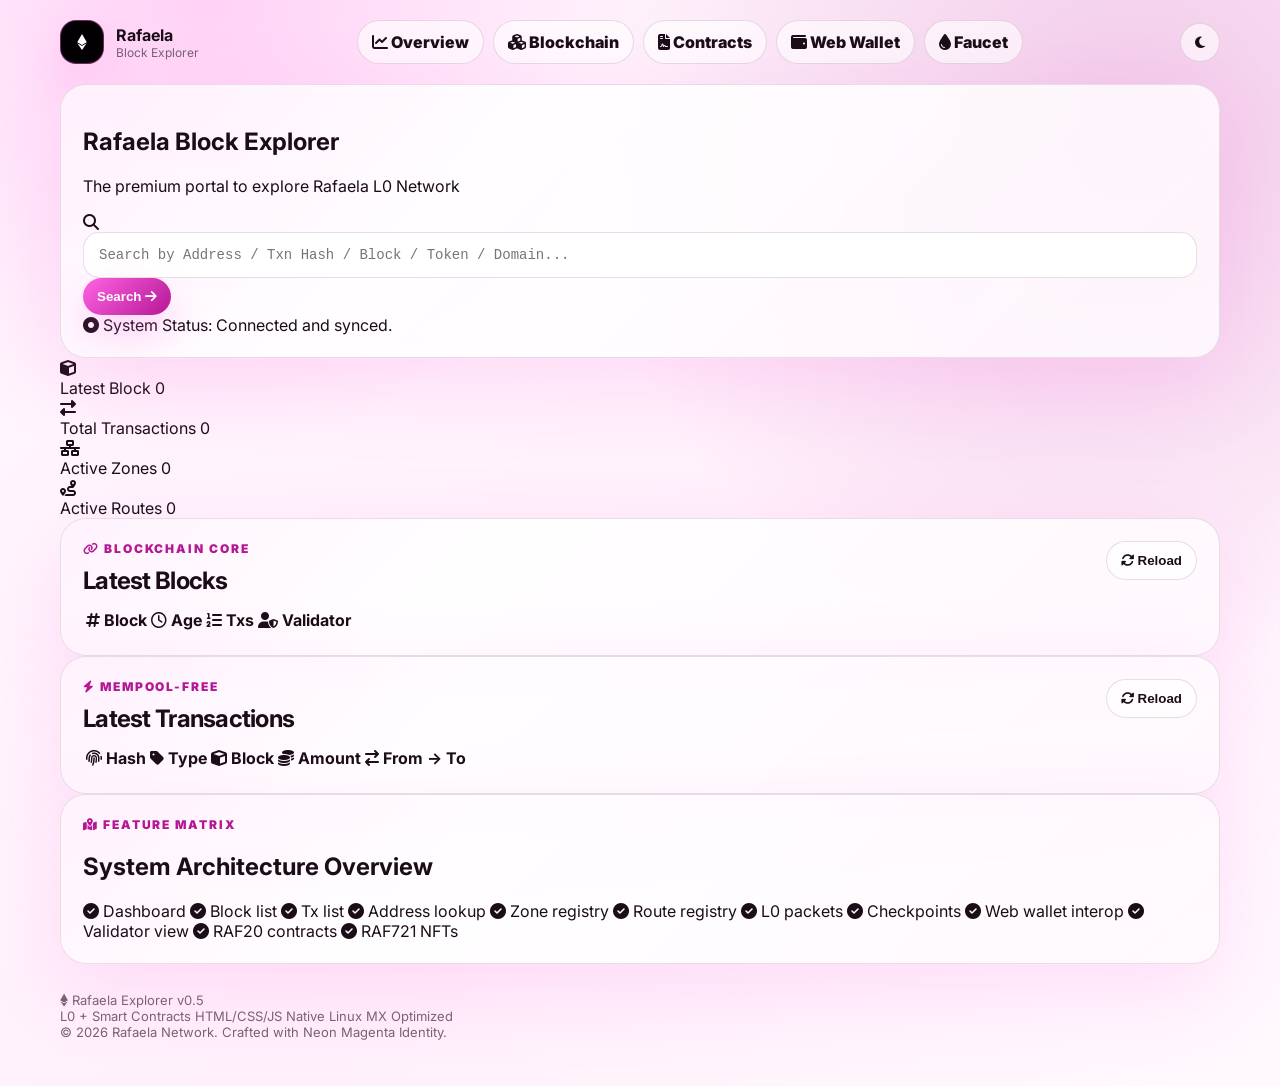
<file: index.htm>
<!doctype html>
<html lang="en" data-theme="light">
<head>
  <meta charset="utf-8">
  <meta name="viewport" content="width=device-width, initial-scale=1">
  <meta name="color-scheme" content="dark light">
  <meta name="referrer" content="no-referrer">
  <title>Rafaela Explorer | Premium</title>
  
  <link rel="stylesheet" href="https://cdnjs.cloudflare.com/ajax/libs/font-awesome/6.4.0/css/all.min.css">
  
  <link rel="preconnect" href="https://fonts.googleapis.com">
  <link rel="preconnect" href="https://fonts.gstatic.com" crossorigin>
  <link href="https://fonts.googleapis.com/css2?family=Inter:wght@400;500;600;700;800&display=swap" rel="stylesheet">
  
  <link rel="stylesheet" href="./style.css">
</head>
<body>
  
  <header class="shell nav glass-panel">
    <a class="brand" href="./" aria-label="Rafaela Explorer Home">
      <span class="mark logo-mark"><i class="fa-brands fa-ethereum"></i></span>
      <span>
        <strong>Rafaela</strong>
        <small>Block Explorer</small>
      </span>
    </a>
    <nav class="navlinks" aria-label="Primary navigation">
      <a href="#overview"><i class="fa-solid fa-chart-line"></i> Overview</a>
      <a href="#dashboard-grid"><i class="fa-solid fa-cubes"></i> Blockchain</a>
      <a href="#contracts"><i class="fa-solid fa-file-contract"></i> Contracts</a>
      <a href="../wallet/"><i class="fa-solid fa-wallet"></i> Web Wallet</a>
      <a href="../faucet/"><i class="fa-solid fa-droplet"></i> Faucet</a>
    </nav>
    <button id="themeToggle" class="btn-icon" type="button" aria-label="Toggle theme">
      <i class="fa-solid fa-moon"></i>
    </button>
  </header>

  <main class="shell">
    
    <section class="hero panel glass-panel" id="overview">
      <div class="hero-header">
        <h1>Rafaela Block Explorer</h1>
        <p>The premium portal to explore Rafaela L0 Network</p>
      </div>
      
      <div class="search-card">
        <div class="search-line">
          <div class="search-input-wrapper">
            <i class="fa-solid fa-magnifying-glass search-icon"></i>
            <input id="searchVal" type="text" placeholder="Search by Address / Txn Hash / Block / Token / Domain...">
          </div>
          <button class="primary" id="btnSearch" type="button">
            Search <i class="fa-solid fa-arrow-right"></i>
          </button>
        </div>
        <div class="status-wrap">
          <span class="status-indicator"><i class="fa-solid fa-circle-dot blink"></i> System Status:</span>
          <span id="status">Connected and synced.</span>
        </div>
      </div>
    </section>

    <div class="stats-row">
      <div class="metric glass-panel">
        <div class="metric-icon"><i class="fa-solid fa-cube"></i></div>
        <div class="metric-info">
          <span class="label">Latest Block</span>
          <span class="value" id="latestBlock">0</span>
        </div>
      </div>
      <div class="metric glass-panel">
        <div class="metric-icon"><i class="fa-solid fa-right-left"></i></div>
        <div class="metric-info">
          <span class="label">Total Transactions</span>
          <span class="value" id="totalTxs">0</span>
        </div>
      </div>
      <div class="metric glass-panel">
        <div class="metric-icon"><i class="fa-solid fa-network-wired"></i></div>
        <div class="metric-info">
          <span class="label">Active Zones</span>
          <span class="value" id="activeZones">0</span>
        </div>
      </div>
      <div class="metric glass-panel">
        <div class="metric-icon"><i class="fa-solid fa-route"></i></div>
        <div class="metric-info">
          <span class="label">Active Routes</span>
          <span class="value" id="activeRoutes">0</span>
        </div>
      </div>
    </div>

    <div class="dashboard-grid" id="dashboard-grid">
      
      <section class="panel glass-panel" id="blocks">
        <div class="section-head">
          <div>
            <p class="eyebrow"><i class="fa-solid fa-link"></i> Blockchain Core</p>
            <h2>Latest Blocks</h2>
          </div>
          <button class="ghost" id="reloadBlocks" type="button">
            <i class="fa-solid fa-rotate"></i> Reload
          </button>
        </div>
        <div class="table-wrap custom-scrollbar">
          <table>
            <thead>
              <tr>
                <th><i class="fa-solid fa-hashtag"></i> Block</th>
                <th><i class="fa-regular fa-clock"></i> Age</th>
                <th><i class="fa-solid fa-list-ol"></i> Txs</th>
                <th><i class="fa-solid fa-user-shield"></i> Validator</th>
              </tr>
            </thead>
            <tbody id="blockBody">
              </tbody>
          </table>
        </div>
      </section>

      <section class="panel glass-panel" id="transactions">
        <div class="section-head">
          <div>
            <p class="eyebrow"><i class="fa-solid fa-bolt"></i> Mempool-free</p>
            <h2>Latest Transactions</h2>
          </div>
          <button class="ghost" id="reloadTxs" type="button">
            <i class="fa-solid fa-rotate"></i> Reload
          </button>
        </div>
        <div class="table-wrap custom-scrollbar">
          <table>
            <thead>
              <tr>
                <th><i class="fa-solid fa-fingerprint"></i> Hash</th>
                <th><i class="fa-solid fa-tag"></i> Type</th>
                <th><i class="fa-solid fa-cube"></i> Block</th>
                <th><i class="fa-solid fa-coins"></i> Amount</th>
                <th><i class="fa-solid fa-arrow-right-arrow-left"></i> From &rarr; To</th>
              </tr>
            </thead>
            <tbody id="txBody">
              </tbody>
          </table>
        </div>
      </section>

    </div>

    <section class="panel detail-panel glass-panel" id="detailPanel" hidden>
      <div class="section-head">
        <div>
          <p class="eyebrow"><i class="fa-solid fa-magnifying-glass-chart"></i> Inspector</p>
          <h2 id="detailTitle">Result Details</h2>
        </div>
        <button class="ghost danger" id="closeDetail" type="button">
          <i class="fa-solid fa-xmark"></i> Close
        </button>
      </div>
      <pre id="detailBox" class="custom-scrollbar"></pre>
    </section>

    <section class="panel roadmap glass-panel">
      <div class="roadmap-header">
        <p class="eyebrow"><i class="fa-solid fa-map-location-dot"></i> Feature Matrix</p>
        <h2>System Architecture Overview</h2>
      </div>
      <div class="feature-grid">
        <span><i class="fa-solid fa-circle-check"></i> Dashboard</span>
        <span><i class="fa-solid fa-circle-check"></i> Block list</span>
        <span><i class="fa-solid fa-circle-check"></i> Tx list</span>
        <span><i class="fa-solid fa-circle-check"></i> Address lookup</span>
        <span><i class="fa-solid fa-circle-check"></i> Zone registry</span>
        <span><i class="fa-solid fa-circle-check"></i> Route registry</span>
        <span><i class="fa-solid fa-circle-check"></i> L0 packets</span>
        <span><i class="fa-solid fa-circle-check"></i> Checkpoints</span>
        <span><i class="fa-solid fa-circle-check"></i> Web wallet interop</span>
        <span><i class="fa-solid fa-circle-check"></i> Validator view</span>
        <span><i class="fa-solid fa-circle-check"></i> RAF20 contracts</span>
        <span><i class="fa-solid fa-circle-check"></i> RAF721 NFTs</span>
      </div>
    </section>

  </main>

  <footer class="shell footer">
    <div class="footer-content">
      <div class="footer-brand">
        <i class="fa-brands fa-ethereum"></i> Rafaela Explorer v0.5
      </div>
      <div class="footer-tags">
        <span class="tag">L0 + Smart Contracts</span>
        <span class="tag">HTML/CSS/JS Native</span>
        <span class="tag">Linux MX Optimized</span>
      </div>
    </div>
    <div class="footer-bottom">
      &copy; 2026 Rafaela Network. Crafted with Neon Magenta Identity.
    </div>
  </footer>

  <script src="./app.js"></script>
</body>
</html>
</file>
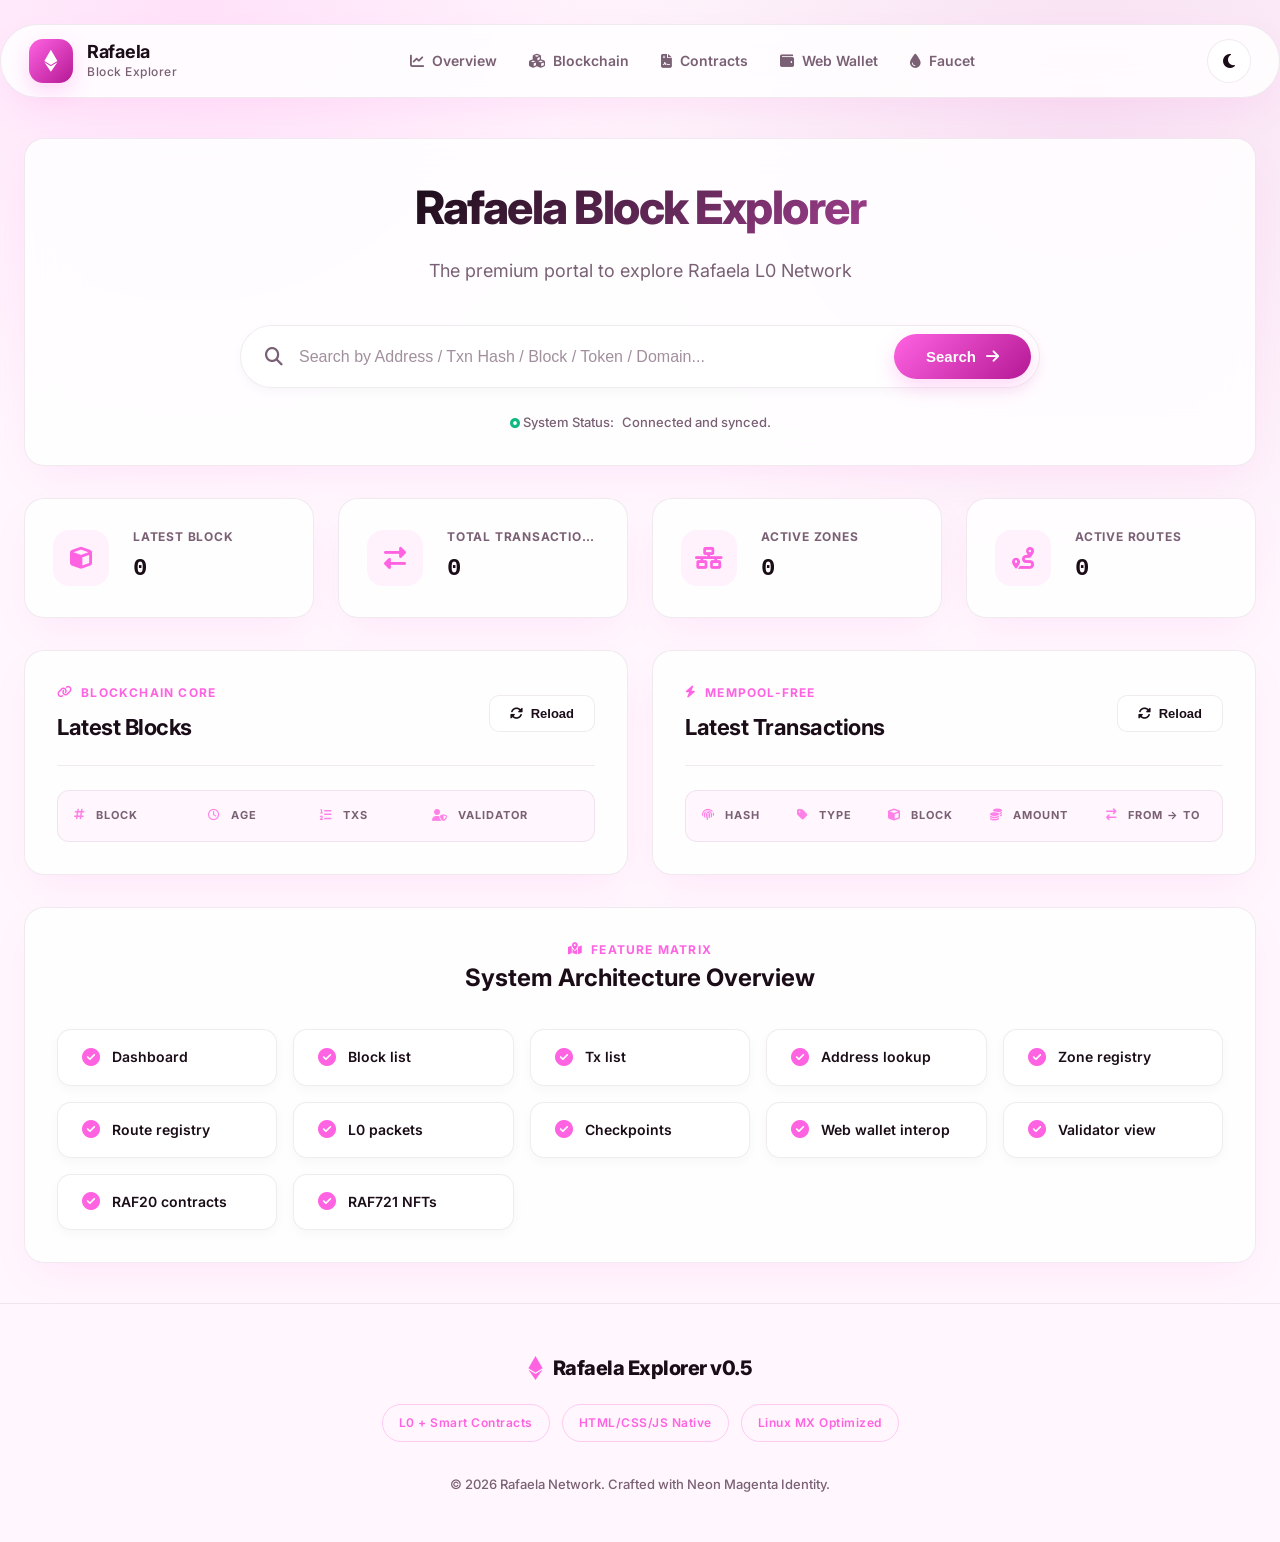
<file: ex/index.html>
<!doctype html>
<html lang="en" data-theme="light">
<head>
  <meta charset="utf-8">
  <meta name="viewport" content="width=device-width, initial-scale=1">
  <meta name="color-scheme" content="dark light">
  <meta name="referrer" content="no-referrer">
  <title>Rafaela Explorer | Premium</title>
  
  <link rel="stylesheet" href="https://cdnjs.cloudflare.com/ajax/libs/font-awesome/6.4.0/css/all.min.css">
  <link rel="preconnect" href="https://fonts.googleapis.com">
  <link rel="preconnect" href="https://fonts.gstatic.com" crossorigin>
  <link href="https://fonts.googleapis.com/css2?family=Inter:wght@400;500;600;700;800&display=swap" rel="stylesheet">
  <link rel="stylesheet" href="./style.css">
</head>
<body>
  
  <header class="shell nav glass-panel">
    <a class="brand" href="./" aria-label="Rafaela Explorer Home">
      <span class="mark logo-mark"><i class="fa-brands fa-ethereum"></i></span>
      <span>
        <strong>Rafaela</strong>
        <small>Block Explorer</small>
      </span>
    </a>
    <nav class="navlinks" aria-label="Primary navigation">
      <a href="#overview"><i class="fa-solid fa-chart-line"></i> Overview</a>
      <a href="#dashboard-grid"><i class="fa-solid fa-cubes"></i> Blockchain</a>
      <a href="#contracts"><i class="fa-solid fa-file-contract"></i> Contracts</a>
      <a href="../wallet/"><i class="fa-solid fa-wallet"></i> Web Wallet</a>
      <a href="../faucet/"><i class="fa-solid fa-droplet"></i> Faucet</a>
    </nav>
    <button id="themeToggle" class="btn-icon" type="button" aria-label="Toggle theme">
      <i class="fa-solid fa-moon"></i>
    </button>
  </header>

  <main class="shell">
    
    <section class="hero panel glass-panel" id="overview">
      <div class="hero-header">
        <h1>Rafaela Block Explorer</h1>
        <p>The premium portal to explore Rafaela L0 Network</p>
      </div>
      
      <div class="search-card">
        <div class="search-line">
          <div class="search-input-wrapper">
            <i class="fa-solid fa-magnifying-glass search-icon"></i>
            <input id="searchVal" type="text" placeholder="Search by Address / Txn Hash / Block / Token / Domain...">
          </div>
          <button class="primary" id="btnSearch" type="button">
            Search <i class="fa-solid fa-arrow-right"></i>
          </button>
        </div>
        <div class="status-wrap">
          <span class="status-indicator"><i class="fa-solid fa-circle-dot blink"></i> System Status:</span>
          <span id="status">Connected and synced.</span>
        </div>
      </div>
    </section>

    <div class="stats-row">
      <div class="metric glass-panel">
        <div class="metric-icon"><i class="fa-solid fa-cube"></i></div>
        <div class="metric-info">
          <span class="label">Latest Block</span>
          <span class="value" id="latestBlock">0</span>
        </div>
      </div>
      <div class="metric glass-panel">
        <div class="metric-icon"><i class="fa-solid fa-right-left"></i></div>
        <div class="metric-info">
          <span class="label">Total Transactions</span>
          <span class="value" id="totalTxs">0</span>
        </div>
      </div>
      <div class="metric glass-panel">
        <div class="metric-icon"><i class="fa-solid fa-network-wired"></i></div>
        <div class="metric-info">
          <span class="label">Active Zones</span>
          <span class="value" id="activeZones">0</span>
        </div>
      </div>
      <div class="metric glass-panel">
        <div class="metric-icon"><i class="fa-solid fa-route"></i></div>
        <div class="metric-info">
          <span class="label">Active Routes</span>
          <span class="value" id="activeRoutes">0</span>
        </div>
      </div>
    </div>

    <div class="dashboard-grid" id="dashboard-grid">
      
      <section class="panel glass-panel" id="blocks">
        <div class="section-head">
          <div class="section-title">
            <p class="eyebrow"><i class="fa-solid fa-link"></i> Blockchain Core</p>
            <h2>Latest Blocks</h2>
          </div>
          <button class="ghost" id="reloadBlocks" type="button">
            <i class="fa-solid fa-rotate"></i> Reload
          </button>
        </div>
        <div class="table-wrap custom-scrollbar">
          <table>
            <thead>
              <tr>
                <th><i class="fa-solid fa-hashtag"></i> Block</th>
                <th><i class="fa-regular fa-clock"></i> Age</th>
                <th><i class="fa-solid fa-list-ol"></i> Txs</th>
                <th><i class="fa-solid fa-user-shield"></i> Validator</th>
              </tr>
            </thead>
            <tbody id="blockBody">
              </tbody>
          </table>
        </div>
      </section>

      <section class="panel glass-panel" id="transactions">
        <div class="section-head">
          <div class="section-title">
            <p class="eyebrow"><i class="fa-solid fa-bolt"></i> Mempool-free</p>
            <h2>Latest Transactions</h2>
          </div>
          <button class="ghost" id="reloadTxs" type="button">
            <i class="fa-solid fa-rotate"></i> Reload
          </button>
        </div>
        <div class="table-wrap custom-scrollbar">
          <table>
            <thead>
              <tr>
                <th><i class="fa-solid fa-fingerprint"></i> Hash</th>
                <th><i class="fa-solid fa-tag"></i> Type</th>
                <th><i class="fa-solid fa-cube"></i> Block</th>
                <th><i class="fa-solid fa-coins"></i> Amount</th>
                <th><i class="fa-solid fa-arrow-right-arrow-left"></i> From &rarr; To</th>
              </tr>
            </thead>
            <tbody id="txBody">
              </tbody>
          </table>
        </div>
      </section>

    </div>

    <section class="panel detail-panel glass-panel" id="detailPanel" hidden>
      <div class="section-head">
        <div class="section-title">
          <p class="eyebrow"><i class="fa-solid fa-magnifying-glass-chart"></i> Inspector</p>
          <h2 id="detailTitle">Result Details</h2>
        </div>
        <button class="ghost danger" id="closeDetail" type="button">
          <i class="fa-solid fa-xmark"></i> Close
        </button>
      </div>
      <pre id="detailBox" class="custom-scrollbar"></pre>
    </section>

    <section class="panel roadmap glass-panel">
      <div class="roadmap-header">
        <p class="eyebrow"><i class="fa-solid fa-map-location-dot"></i> Feature Matrix</p>
        <h2>System Architecture Overview</h2>
      </div>
      <div class="feature-grid">
        <span><i class="fa-solid fa-circle-check"></i> Dashboard</span>
        <span><i class="fa-solid fa-circle-check"></i> Block list</span>
        <span><i class="fa-solid fa-circle-check"></i> Tx list</span>
        <span><i class="fa-solid fa-circle-check"></i> Address lookup</span>
        <span><i class="fa-solid fa-circle-check"></i> Zone registry</span>
        <span><i class="fa-solid fa-circle-check"></i> Route registry</span>
        <span><i class="fa-solid fa-circle-check"></i> L0 packets</span>
        <span><i class="fa-solid fa-circle-check"></i> Checkpoints</span>
        <span><i class="fa-solid fa-circle-check"></i> Web wallet interop</span>
        <span><i class="fa-solid fa-circle-check"></i> Validator view</span>
        <span><i class="fa-solid fa-circle-check"></i> RAF20 contracts</span>
        <span><i class="fa-solid fa-circle-check"></i> RAF721 NFTs</span>
      </div>
    </section>

  </main>

  <footer class="shell footer">
    <div class="footer-content">
      <div class="footer-brand">
        <i class="fa-brands fa-ethereum"></i> Rafaela Explorer v0.5
      </div>
      <div class="footer-tags">
        <span class="tag">L0 + Smart Contracts</span>
        <span class="tag">HTML/CSS/JS Native</span>
        <span class="tag">Linux MX Optimized</span>
      </div>
    </div>
    <div class="footer-bottom">
      &copy; 2026 Rafaela Network. Crafted with Neon Magenta Identity.
    </div>
  </footer>

  <script src="./app.js"></script>
</body>
</html>
</file>
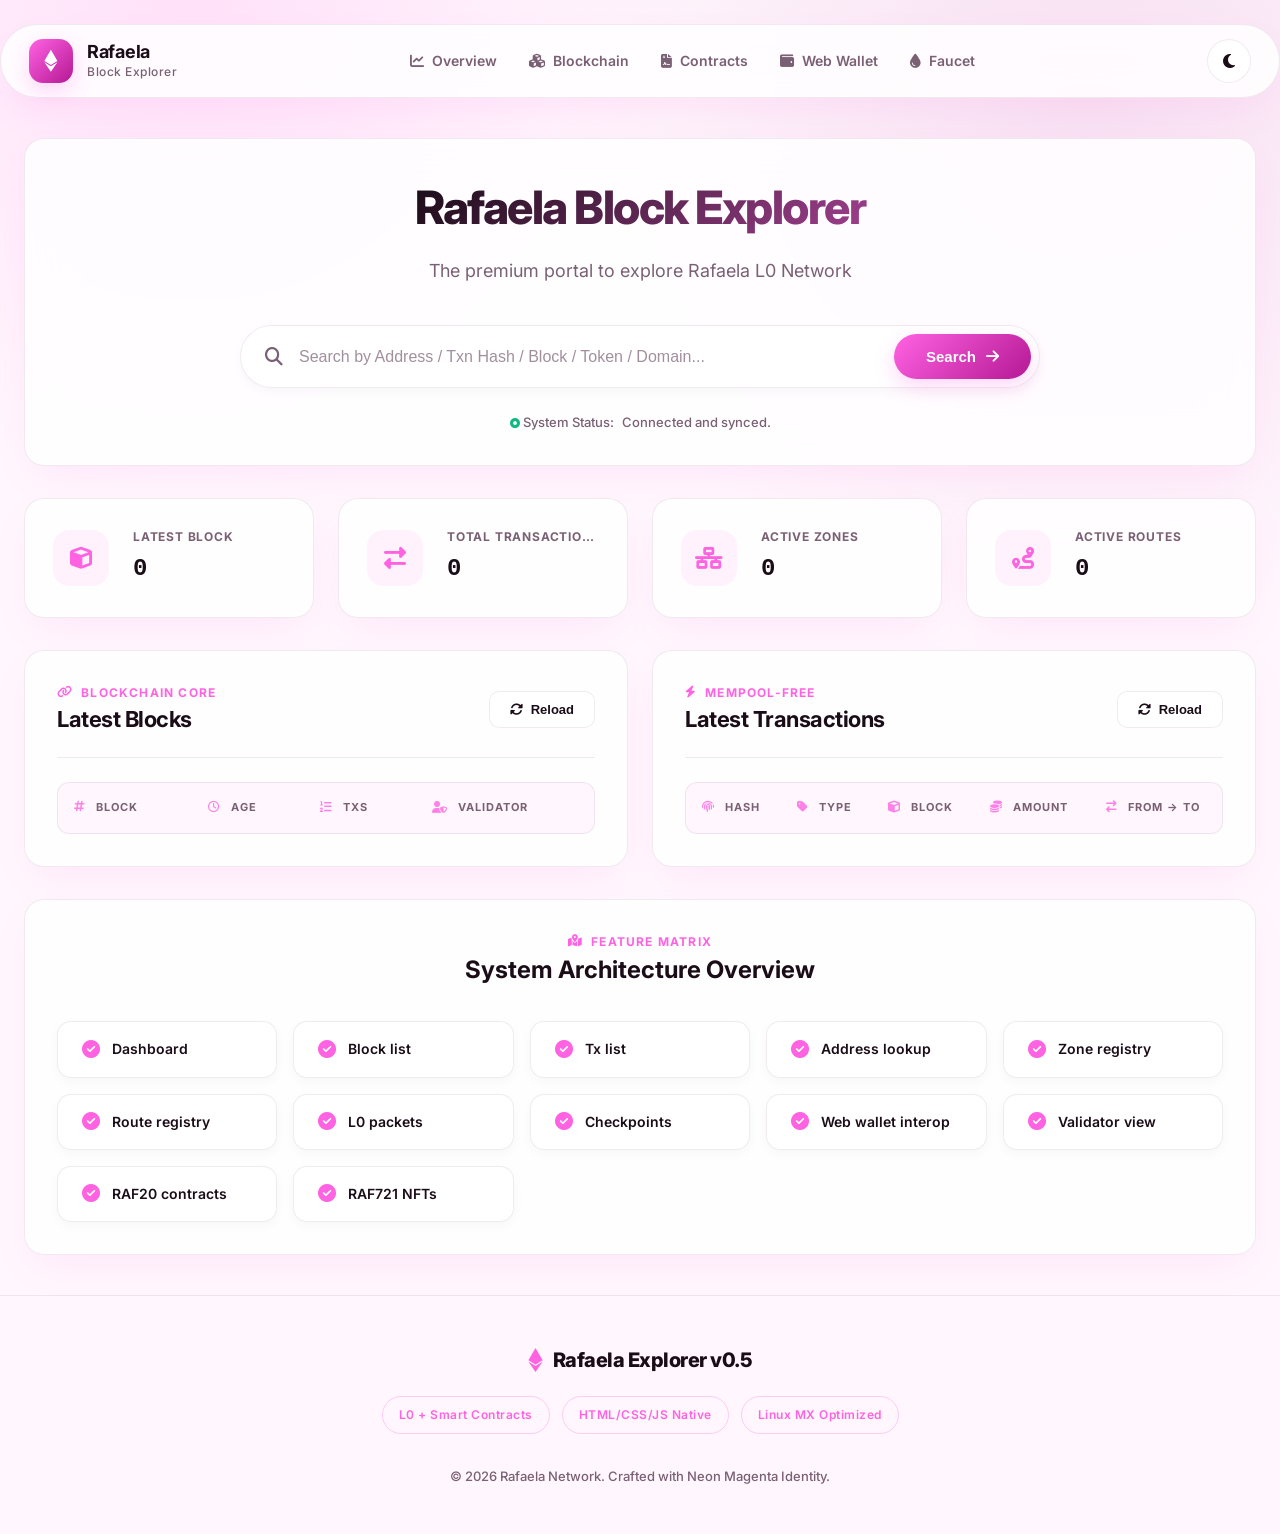
<file: ex/gemini-index.html>
<!doctype html>
<html lang="en" data-theme="light">
<head>
  <meta charset="utf-8">
  <meta name="viewport" content="width=device-width, initial-scale=1">
  <meta name="color-scheme" content="dark light">
  <meta name="referrer" content="no-referrer">
  <title>Rafaela Explorer | Premium</title>
  
  <link rel="stylesheet" href="https://cdnjs.cloudflare.com/ajax/libs/font-awesome/6.4.0/css/all.min.css">
  
  <link rel="preconnect" href="https://fonts.googleapis.com">
  <link rel="preconnect" href="https://fonts.gstatic.com" crossorigin>
  <link href="https://fonts.googleapis.com/css2?family=Inter:wght@400;500;600;700;800&display=swap" rel="stylesheet">
  
  <link rel="stylesheet" href="./style.css">
</head>
<body>
  
  <header class="shell nav glass-panel">
    <a class="brand" href="./" aria-label="Rafaela Explorer Home">
      <span class="mark logo-mark"><i class="fa-brands fa-ethereum"></i></span>
      <span>
        <strong>Rafaela</strong>
        <small>Block Explorer</small>
      </span>
    </a>
    <nav class="navlinks" aria-label="Primary navigation">
      <a href="#overview"><i class="fa-solid fa-chart-line"></i> Overview</a>
      <a href="#dashboard-grid"><i class="fa-solid fa-cubes"></i> Blockchain</a>
      <a href="#contracts"><i class="fa-solid fa-file-contract"></i> Contracts</a>
      <a href="../wallet/"><i class="fa-solid fa-wallet"></i> Web Wallet</a>
      <a href="../faucet/"><i class="fa-solid fa-droplet"></i> Faucet</a>
    </nav>
    <button id="themeToggle" class="btn-icon" type="button" aria-label="Toggle theme">
      <i class="fa-solid fa-moon"></i>
    </button>
  </header>

  <main class="shell">
    
    <section class="hero panel glass-panel" id="overview">
      <div class="hero-header">
        <h1>Rafaela Block Explorer</h1>
        <p>The premium portal to explore Rafaela L0 Network</p>
      </div>
      
      <div class="search-card">
        <div class="search-line">
          <div class="search-input-wrapper">
            <i class="fa-solid fa-magnifying-glass search-icon"></i>
            <input id="searchVal" type="text" placeholder="Search by Address / Txn Hash / Block / Token / Domain...">
          </div>
          <button class="primary" id="btnSearch" type="button">
            Search <i class="fa-solid fa-arrow-right"></i>
          </button>
        </div>
        <div class="status-wrap">
          <span class="status-indicator"><i class="fa-solid fa-circle-dot blink"></i> System Status:</span>
          <span id="status">Connected and synced.</span>
        </div>
      </div>
    </section>

    <div class="stats-row">
      <div class="metric glass-panel">
        <div class="metric-icon"><i class="fa-solid fa-cube"></i></div>
        <div class="metric-info">
          <span class="label">Latest Block</span>
          <span class="value" id="latestBlock">0</span>
        </div>
      </div>
      <div class="metric glass-panel">
        <div class="metric-icon"><i class="fa-solid fa-right-left"></i></div>
        <div class="metric-info">
          <span class="label">Total Transactions</span>
          <span class="value" id="totalTxs">0</span>
        </div>
      </div>
      <div class="metric glass-panel">
        <div class="metric-icon"><i class="fa-solid fa-network-wired"></i></div>
        <div class="metric-info">
          <span class="label">Active Zones</span>
          <span class="value" id="activeZones">0</span>
        </div>
      </div>
      <div class="metric glass-panel">
        <div class="metric-icon"><i class="fa-solid fa-route"></i></div>
        <div class="metric-info">
          <span class="label">Active Routes</span>
          <span class="value" id="activeRoutes">0</span>
        </div>
      </div>
    </div>

    <div class="dashboard-grid" id="dashboard-grid">
      
      <section class="panel glass-panel" id="blocks">
        <div class="section-head">
          <div>
            <p class="eyebrow"><i class="fa-solid fa-link"></i> Blockchain Core</p>
            <h2>Latest Blocks</h2>
          </div>
          <button class="ghost" id="reloadBlocks" type="button">
            <i class="fa-solid fa-rotate"></i> Reload
          </button>
        </div>
        <div class="table-wrap custom-scrollbar">
          <table>
            <thead>
              <tr>
                <th><i class="fa-solid fa-hashtag"></i> Block</th>
                <th><i class="fa-regular fa-clock"></i> Age</th>
                <th><i class="fa-solid fa-list-ol"></i> Txs</th>
                <th><i class="fa-solid fa-user-shield"></i> Validator</th>
              </tr>
            </thead>
            <tbody id="blockBody">
              </tbody>
          </table>
        </div>
      </section>

      <section class="panel glass-panel" id="transactions">
        <div class="section-head">
          <div>
            <p class="eyebrow"><i class="fa-solid fa-bolt"></i> Mempool-free</p>
            <h2>Latest Transactions</h2>
          </div>
          <button class="ghost" id="reloadTxs" type="button">
            <i class="fa-solid fa-rotate"></i> Reload
          </button>
        </div>
        <div class="table-wrap custom-scrollbar">
          <table>
            <thead>
              <tr>
                <th><i class="fa-solid fa-fingerprint"></i> Hash</th>
                <th><i class="fa-solid fa-tag"></i> Type</th>
                <th><i class="fa-solid fa-cube"></i> Block</th>
                <th><i class="fa-solid fa-coins"></i> Amount</th>
                <th><i class="fa-solid fa-arrow-right-arrow-left"></i> From &rarr; To</th>
              </tr>
            </thead>
            <tbody id="txBody">
              </tbody>
          </table>
        </div>
      </section>

    </div>

    <section class="panel detail-panel glass-panel" id="detailPanel" hidden>
      <div class="section-head">
        <div>
          <p class="eyebrow"><i class="fa-solid fa-magnifying-glass-chart"></i> Inspector</p>
          <h2 id="detailTitle">Result Details</h2>
        </div>
        <button class="ghost danger" id="closeDetail" type="button">
          <i class="fa-solid fa-xmark"></i> Close
        </button>
      </div>
      <pre id="detailBox" class="custom-scrollbar"></pre>
    </section>

    <section class="panel roadmap glass-panel">
      <div class="roadmap-header">
        <p class="eyebrow"><i class="fa-solid fa-map-location-dot"></i> Feature Matrix</p>
        <h2>System Architecture Overview</h2>
      </div>
      <div class="feature-grid">
        <span><i class="fa-solid fa-circle-check"></i> Dashboard</span>
        <span><i class="fa-solid fa-circle-check"></i> Block list</span>
        <span><i class="fa-solid fa-circle-check"></i> Tx list</span>
        <span><i class="fa-solid fa-circle-check"></i> Address lookup</span>
        <span><i class="fa-solid fa-circle-check"></i> Zone registry</span>
        <span><i class="fa-solid fa-circle-check"></i> Route registry</span>
        <span><i class="fa-solid fa-circle-check"></i> L0 packets</span>
        <span><i class="fa-solid fa-circle-check"></i> Checkpoints</span>
        <span><i class="fa-solid fa-circle-check"></i> Web wallet interop</span>
        <span><i class="fa-solid fa-circle-check"></i> Validator view</span>
        <span><i class="fa-solid fa-circle-check"></i> RAF20 contracts</span>
        <span><i class="fa-solid fa-circle-check"></i> RAF721 NFTs</span>
      </div>
    </section>

  </main>

  <footer class="shell footer">
    <div class="footer-content">
      <div class="footer-brand">
        <i class="fa-brands fa-ethereum"></i> Rafaela Explorer v0.5
      </div>
      <div class="footer-tags">
        <span class="tag">L0 + Smart Contracts</span>
        <span class="tag">HTML/CSS/JS Native</span>
        <span class="tag">Linux MX Optimized</span>
      </div>
    </div>
    <div class="footer-bottom">
      &copy; 2026 Rafaela Network. Crafted with Neon Magenta Identity.
    </div>
  </footer>

  <script src="./app.js"></script>
</body>
</html>
</file>
<file: style.css>
:root,
html[data-theme="light"]{
  --bg:#fff7fd;--panel:rgba(255,255,255,.88);--panel2:#fff;--panel3:rgba(255,99,226,.065);--text:#1b0d18;--muted:#7a6074;--line:rgba(70,10,56,.13);--brand:#ff63e2;--brand2:#b41894;--danger:#d9367e;--ok:#159466;--warn:#ba7a00;--shadow:0 26px 80px rgba(255,99,226,.17);--radius:26px;--mono:"SFMono-Regular","Cascadia Code","Roboto Mono",monospace;--font:Inter,ui-sans-serif,system-ui,-apple-system,BlinkMacSystemFont,"Segoe UI",sans-serif
}
html[data-theme="dark"]{--bg:#020002;--panel:rgba(19,8,18,.84);--panel2:#11050f;--panel3:rgba(255,99,226,.10);--text:#fff5fd;--muted:#c99bbe;--line:rgba(255,99,226,.18);--brand:#ff63e2;--brand2:#ff9af0;--danger:#ff5b9c;--ok:#66e0ae;--warn:#ffc46b;--shadow:0 26px 90px rgba(255,99,226,.18)}
*{box-sizing:border-box}html{scroll-behavior:smooth}body{margin:0;min-height:100vh;color:var(--text);font-family:var(--font);overflow-x:hidden;background:radial-gradient(circle at 16% 0%,rgba(255,99,226,.25),transparent 28rem),radial-gradient(circle at 88% 12%,rgba(180,24,148,.18),transparent 34rem),linear-gradient(135deg,var(--bg),#fff0fb 58%,#fff9fe)}html[data-theme="dark"] body{background:radial-gradient(circle at 16% 0%,rgba(255,99,226,.22),transparent 28rem),radial-gradient(circle at 88% 12%,rgba(180,24,148,.18),transparent 34rem),linear-gradient(135deg,#020002,#150712 58%,#050004)}.mesh{position:fixed;inset:0;z-index:-1;background:radial-gradient(circle at 15% 5%,rgba(255,99,226,.20),transparent 30%),radial-gradient(circle at 85% 15%,rgba(180,24,148,.16),transparent 31%),linear-gradient(180deg,transparent,rgba(255,99,226,.06));animation:floatMesh 14s ease-in-out infinite alternate}@keyframes floatMesh{from{filter:hue-rotate(0deg);transform:scale(1)}to{filter:hue-rotate(8deg);transform:scale(1.03)}}.shell{width:min(1160px,calc(100% - 32px));margin-inline:auto}.hidden{display:none!important}.nav{display:flex;align-items:center;justify-content:space-between;padding:20px 0}.brand{display:flex;gap:12px;align-items:center;color:inherit;text-decoration:none}.brand strong{display:block}.brand small{display:block;color:var(--muted);font-size:12px}.mark{width:44px;height:44px;display:grid;place-items:center;border-radius:16px;background:#020002;color:#fff;font-weight:900;box-shadow:0 18px 48px rgba(255,99,226,.25);overflow:hidden;border:1px solid rgba(255,99,226,.42)}.logo-mark img{width:100%;height:100%;object-fit:cover;border-radius:inherit}nav{display:flex;gap:9px;align-items:center}nav a,nav button,button,.file-label{border:1px solid var(--line);background:rgba(255,255,255,.62);color:var(--text);border-radius:999px;padding:11px 14px;font-weight:850;text-decoration:none;cursor:pointer;backdrop-filter:blur(18px);transition:transform .18s ease,border-color .18s ease,box-shadow .18s ease,background .18s ease}html[data-theme="dark"] nav a,html[data-theme="dark"] nav button,html[data-theme="dark"] button,html[data-theme="dark"] .file-label{background:rgba(255,99,226,.10)}button:hover,.file-label:hover,nav a:hover{border-color:rgba(255,99,226,.5);transform:translateY(-1px)}button:disabled{opacity:.55;cursor:not-allowed;transform:none}.primary{background:linear-gradient(135deg,var(--brand),var(--brand2))!important;color:#fff!important;border:0!important;box-shadow:0 18px 38px rgba(255,99,226,.28)!important}.danger{color:var(--danger)!important}.full{width:100%;margin-top:16px;padding:14px}.jumbo{width:100%;padding:17px 18px;font-size:16px}.app-shell{padding-bottom:18px}.panel{position:relative;overflow:hidden;background:var(--panel);border:1px solid var(--line);box-shadow:var(--shadow);border-radius:var(--radius);backdrop-filter:blur(22px);padding:22px}.panel:before{content:"";position:absolute;inset:0;border-radius:inherit;pointer-events:none;background:linear-gradient(135deg,rgba(255,99,226,.10),transparent 34%,rgba(255,99,226,.05));opacity:.7}.panel>*{position:relative}.auth-view{display:grid;grid-template-columns:minmax(0,.95fr) minmax(360px,.65fr);gap:18px;align-items:start}.auth-intro{padding:34px;min-height:340px;display:flex;flex-direction:column;justify-content:center}.hero-card h1{margin:0;font-size:clamp(34px,5.8vw,60px);line-height:.98;letter-spacing:-.055em}.lead{color:var(--muted);font-size:17px;line-height:1.7;max-width:720px}.access-card,.unlock-card,.pin-card{min-height:340px}.backup-card,.pin-card{grid-column:1/-1}.eyebrow{margin:0 0 10px;color:var(--brand2);font-size:12px;font-weight:950;text-transform:uppercase;letter-spacing:.16em}.section-head{display:flex;justify-content:space-between;align-items:flex-start;gap:14px;margin-bottom:12px}.section-head h2,.modal-head h2{margin:0;font-size:24px;letter-spacing:-.03em}.section-head h3{margin:0}.pill{font-size:12px;color:var(--muted);border:1px solid var(--line);border-radius:999px;padding:8px 10px;white-space:nowrap}.hint{color:var(--muted);font-size:12px;line-height:1.65;word-break:break-word}.big-hint{font-size:14px}label{display:block;font-size:13px;color:var(--muted);font-weight:900;margin:12px 0 8px}input,select,textarea,pre{width:100%;background:var(--panel2);border:1px solid var(--line);border-radius:16px;color:var(--text);padding:14px 15px;outline:0;font:14px var(--mono)}textarea{min-height:92px;resize:vertical}input:focus,select:focus,textarea:focus{border-color:rgba(255,99,226,.72);box-shadow:0 0 0 4px rgba(255,99,226,.12)}.restore-row,.backup-actions,.secret-actions{display:flex;flex-wrap:wrap;gap:10px;margin-top:14px}.secret-grid{display:grid;grid-template-columns:1fr 1fr;gap:14px}.field-card{background:var(--panel3);border:1px solid var(--line);border-radius:20px;padding:14px}.field-card.wide{grid-column:1/-1}.copy-line{display:grid;grid-template-columns:minmax(0,1fr) auto;gap:10px;align-items:stretch}.copy-line textarea{min-height:68px}.secret-box{min-height:74px;background:var(--panel2);border:1px solid var(--line);border-radius:16px;padding:14px;font:12px/1.7 var(--mono);word-break:break-word;color:var(--muted);max-height:172px;overflow:auto}.secret-box.revealed{color:var(--text)}.verify-card{margin-top:18px;background:var(--panel3);border:1px solid var(--line);border-radius:22px;padding:18px}.verify-card h3{margin:0 0 6px;font-size:22px}.verify-grid{display:grid;grid-template-columns:repeat(3,1fr);gap:12px}.pin-grid{display:grid;grid-template-columns:1fr 1fr;gap:12px}.dashboard-view{display:grid;grid-template-columns:minmax(0,1fr);gap:18px}.balance-hero{padding:24px}.balance-top{display:flex;align-items:flex-start;justify-content:space-between;gap:18px}.balance{display:flex;align-items:flex-end;gap:8px;font-size:clamp(46px,8vw,76px);font-weight:950;letter-spacing:-.07em;margin:4px 0 18px}.balance small{font-size:17px;color:var(--muted);letter-spacing:0;margin-bottom:12px}.account-chip{display:flex;align-items:center;justify-content:space-between;gap:10px;background:var(--panel3);border:1px solid var(--line);border-radius:18px;padding:10px 10px 10px 14px;font-family:var(--mono);font-size:13px;word-break:break-all}.mini-stats{display:grid;grid-template-columns:repeat(3,1fr);gap:10px}.mini-stats span{border:1px solid var(--line);border-radius:16px;padding:12px;color:var(--muted);font-size:12px;background:var(--panel3)}.mini-stats strong{display:block;color:var(--text);font-size:13px;margin-top:4px}.compact-stats{margin-top:12px}.action-dock{display:grid;grid-template-columns:repeat(6,1fr);gap:12px}.round-action{aspect-ratio:1/1;display:flex;flex-direction:column;align-items:center;justify-content:center;gap:9px;border-radius:28px;background:var(--panel);box-shadow:var(--shadow);border-color:var(--line);min-height:116px}.round-action span{width:50px;height:50px;display:grid;place-items:center;border-radius:50%;background:linear-gradient(135deg,var(--brand),var(--brand2));color:white;font-size:24px;box-shadow:0 14px 32px rgba(255,99,226,.25)}.round-action strong{font-size:13px}.asset-panel{padding-bottom:18px}.asset-row{display:grid;grid-template-columns:auto minmax(0,1fr) auto;gap:14px;align-items:center;border:1px solid var(--line);background:var(--panel2);border-radius:22px;padding:14px}.asset-logo{width:48px;height:48px;display:grid;place-items:center;border-radius:16px;background:linear-gradient(135deg,var(--brand),var(--brand2));color:#fff;font-weight:950;box-shadow:0 14px 30px rgba(255,99,226,.25)}.asset-row strong{display:block}.asset-row small{display:block;color:var(--muted);font-size:12px;margin-top:3px}.asset-balance{text-align:right;font-weight:950}.asset-balance span{display:block;font-size:22px;letter-spacing:-.04em}.activity-panel pre{margin:0;background:var(--panel2);border:1px solid var(--line);border-radius:18px;padding:16px;min-height:190px;max-height:340px;overflow:auto;font-family:var(--mono);font-size:12px;line-height:1.65;white-space:pre-wrap;word-break:break-word}.footer{padding:28px 0 46px;color:var(--muted);font-size:13px}.toast-host{position:fixed;z-index:50;top:18px;right:18px;display:grid;gap:10px;width:min(360px,calc(100vw - 36px))}.toast{background:var(--panel);border:1px solid var(--line);box-shadow:var(--shadow);border-radius:18px;padding:13px 14px;backdrop-filter:blur(18px);animation:toastIn .22s ease both}.toast strong{display:block;margin-bottom:3px}.toast small{color:var(--muted);line-height:1.45}.toast.ok{border-color:rgba(21,148,102,.32)}.toast.err{border-color:rgba(217,54,126,.35)}.toast.warn{border-color:rgba(186,122,0,.35)}@keyframes toastIn{from{opacity:0;transform:translateY(-8px)}to{opacity:1;transform:translateY(0)}}.modal-backdrop{position:fixed;z-index:40;inset:0;background:rgba(20,0,18,.46);display:grid;place-items:center;padding:18px;backdrop-filter:blur(14px)}.modal{position:relative;width:min(720px,100%);max-height:min(88vh,920px);overflow:auto;background:var(--panel);border:1px solid var(--line);box-shadow:0 34px 110px rgba(0,0,0,.26);border-radius:30px;padding:22px;animation:modalPop .18s ease both}.modal.wide{width:min(920px,100%)}@keyframes modalPop{from{opacity:0;transform:translateY(10px) scale(.985)}to{opacity:1;transform:translateY(0) scale(1)}}.modal-close{position:absolute;right:16px;top:14px;width:38px;height:38px;padding:0;border-radius:50%;font-size:23px}.modal-head{padding-right:44px;margin-bottom:14px}.modal-body{display:grid;gap:12px}.form-grid{display:grid;grid-template-columns:1fr 1fr;gap:12px}.form-grid .wide{grid-column:1/-1}.review-card,.receipt-card,.qr-card,.settings-card,.stake-summary{border:1px solid var(--line);background:var(--panel3);border-radius:20px;padding:15px}.review-row{display:flex;justify-content:space-between;gap:12px;padding:8px 0;border-bottom:1px solid var(--line)}.review-row:last-child{border-bottom:0}.review-row code{font-family:var(--mono);font-size:12px;word-break:break-all}.modal-actions{display:flex;justify-content:flex-end;gap:10px;flex-wrap:wrap;margin-top:6px}.scan-row{display:flex;gap:10px;align-items:center;flex-wrap:wrap}.qr-wrap{display:grid;grid-template-columns:220px minmax(0,1fr);gap:16px;align-items:start}.qr-canvas{width:220px;height:220px;border-radius:22px;background:var(--panel2);border:1px solid var(--line);padding:10px}.qr-canvas svg{width:100%;height:100%;display:block}.address-block{font-family:var(--mono);font-size:12px;background:var(--panel2);border:1px solid var(--line);border-radius:16px;padding:12px;word-break:break-all}.copy-mini{padding:9px 11px;font-size:12px}.two-actions{display:grid;grid-template-columns:1fr 1fr;gap:10px}.console-note{font-size:12px;color:var(--muted)}
@media(max-width:960px){.auth-view{grid-template-columns:1fr}.action-dock{grid-template-columns:repeat(3,1fr)}.round-action{min-height:104px}.secret-grid{grid-template-columns:1fr}.verify-grid,.pin-grid,.mini-stats{grid-template-columns:1fr}.qr-wrap{grid-template-columns:1fr}.qr-canvas{margin:auto}.form-grid{grid-template-columns:1fr}}
@media(max-width:620px){.shell{width:min(100% - 20px,1160px)}.nav{align-items:flex-start}.brand small,nav a{display:none}.panel,.auth-intro,.modal{border-radius:22px;padding:16px}.hero-card h1{font-size:36px}.lead{font-size:15px}.restore-row,.backup-actions,.secret-actions,.modal-actions{display:grid;grid-template-columns:1fr;width:100%}.copy-line{grid-template-columns:1fr}.balance-top{display:block}.action-dock{grid-template-columns:repeat(3,1fr);gap:10px}.round-action{border-radius:22px;min-height:92px}.round-action span{width:42px;height:42px;font-size:20px}.asset-row{grid-template-columns:auto minmax(0,1fr);}.asset-balance{grid-column:1/-1;text-align:left;padding-left:62px}.modal-backdrop{padding:10px;align-items:end}.modal{width:100%;max-height:92vh;border-radius:26px 26px 0 0}.toast-host{top:12px;right:10px;width:calc(100vw - 20px)}}
</file>
<file: ex/style.css>
/* =========================================================
   RAFAELA EXPLORER PREMIUM UI/UX - KELAS DUNIA
   Fixed: Grid Blowout, Body Overflow, and Table Headers
========================================================= */

:root {
  --bg: #fff7fd;
  --panel: rgba(255, 255, 255, 0.85);
  --panel-strong: #ffffff;
  --panel2: #ffffff;
  --text: #1b0d18;
  --muted: #7a6074;
  --line: rgba(70, 10, 56, 0.08);
  --brand: #ff63e2;
  --brand2: #b41894;
  --danger: #d9367e;
  --ok: #10b981;
  --shadow: 0 16px 40px -10px rgba(255, 99, 226, 0.12);
  --shadow-sm: 0 4px 12px rgba(0, 0, 0, 0.03);
  --radius: 20px;
  --radius-sm: 12px;
  --mono: "SFMono-Regular", "Cascadia Code", "Roboto Mono", monospace;
  --font: "Inter", -apple-system, BlinkMacSystemFont, "Segoe UI", Roboto, Oxygen, sans-serif;
  --glass-blur: blur(24px) saturate(150%);
}

html[data-theme="dark"] {
  --bg: #050104;
  --panel: rgba(19, 8, 18, 0.75);
  --panel-strong: #11050f;
  --panel2: #150813;
  --text: #fdf5fc;
  --muted: #a6849b;
  --line: rgba(255, 99, 226, 0.12);
  --brand: #ff63e2;
  --brand2: #ff9af0;
  --danger: #ff5b9c;
  --ok: #34d399;
  --shadow: 0 16px 40px -10px rgba(0, 0, 0, 0.5);
  --shadow-sm: 0 4px 12px rgba(0, 0, 0, 0.4);
}

* { box-sizing: border-box; margin: 0; padding: 0; }

/* FIX: Mencegah website memiliki horizontal scroll / melebar ke samping */
html, body {
  width: 100%;
  max-width: 100vw;
  overflow-x: hidden; 
}

body {
  background-color: var(--bg); color: var(--text); font-family: var(--font);
  -webkit-font-smoothing: antialiased; -moz-osx-font-smoothing: grayscale;
  min-height: 100vh; transition: background-color 0.5s ease, color 0.5s ease;
  background-image: 
    radial-gradient(circle at 15% 0%, rgba(255, 99, 226, 0.15), transparent 35%),
    radial-gradient(circle at 85% 10%, rgba(180, 24, 148, 0.1), transparent 40%);
  background-attachment: fixed; line-height: 1.6;
}

.hidden { display: none !important; }
a { text-decoration: none; color: inherit; transition: color 0.3s ease; }

/* UTILITIES: PREMIUM GLASSMORPHISM */
.glass-panel {
  background: var(--panel); backdrop-filter: var(--glass-blur);
  -webkit-backdrop-filter: var(--glass-blur); border: 1px solid var(--line);
  border-radius: var(--radius); box-shadow: var(--shadow);
  transition: transform 0.3s ease, box-shadow 0.3s ease;
}

/* SHELL & NAVIGATION */
.shell { width: 100%; max-width: 1280px; margin: 0 auto; padding: 0 24px; }

.nav {
  display: flex; justify-content: space-between; align-items: center;
  padding: 14px 28px; margin: 24px auto 40px; border-radius: 100px;
}

.brand { display: flex; align-items: center; gap: 14px; }
.logo-mark {
  width: 44px; height: 44px; background: linear-gradient(135deg, var(--brand), var(--brand2));
  color: #fff; border-radius: 14px; display: flex; align-items: center; justify-content: center;
  font-size: 22px; box-shadow: 0 8px 20px rgba(255, 99, 226, 0.25);
}
.brand span { display: flex; flex-direction: column; }
.brand span strong { font-size: 18px; letter-spacing: -0.3px; font-weight: 700; line-height: 1.2; }
.brand span small { font-size: 12px; color: var(--muted); font-weight: 500; letter-spacing: 0.5px; }

.navlinks { display: flex; gap: 32px; align-items: center; }
.navlinks a { font-size: 14px; font-weight: 600; color: var(--muted); display: flex; align-items: center; gap: 8px; }
.navlinks a:hover { color: var(--brand); }

.btn-icon {
  background: var(--panel2); border: 1px solid var(--line); color: var(--text);
  width: 44px; height: 44px; border-radius: 50%; cursor: pointer; 
  transition: all 0.3s cubic-bezier(0.4, 0, 0.2, 1);
  display: flex; align-items: center; justify-content: center; font-size: 16px;
}
.btn-icon:hover { background: var(--line); color: var(--brand); transform: scale(1.05); }

/* HERO & OVERVIEW */
.hero { padding: 64px 40px; text-align: center; margin-bottom: 32px; }
.hero-header { margin-bottom: 40px; }
.hero-header h1 {
  font-size: 46px; font-weight: 800; letter-spacing: -1.5px; margin-bottom: 12px;
  background: linear-gradient(135deg, var(--text) 30%, var(--brand) 100%);
  -webkit-background-clip: text; -webkit-text-fill-color: transparent;
}
.hero-header p { font-size: 18px; color: var(--muted); font-weight: 400; }

/* SEARCH BAR */
.search-card { max-width: 800px; margin: 0 auto; }
.search-line {
  display: flex; align-items: center; background: var(--panel-strong); 
  border: 1px solid var(--line); padding: 8px 8px 8px 24px; border-radius: 100px;
  box-shadow: var(--shadow-sm); transition: all 0.3s ease;
}
.search-line:focus-within { border-color: var(--brand); box-shadow: 0 0 0 4px rgba(255, 99, 226, 0.1); }
.search-input-wrapper { display: flex; align-items: center; flex: 1; gap: 16px; }
.search-icon { color: var(--muted); font-size: 18px; }

input { width: 100%; border: none; background: transparent; color: var(--text); font-size: 16px; outline: none; padding: 12px 0; font-weight: 500; }
input::placeholder { color: var(--muted); opacity: 0.7; }

button.primary {
  background: linear-gradient(135deg, var(--brand), var(--brand2)); color: #fff; 
  border: none; padding: 14px 32px; border-radius: 100px; font-size: 15px; font-weight: 600; 
  cursor: pointer; transition: all 0.3s cubic-bezier(0.4, 0, 0.2, 1);
  display: flex; align-items: center; gap: 10px; justify-content: center;
  box-shadow: 0 8px 20px rgba(255, 99, 226, 0.25);
}
button.primary:hover { transform: translateY(-2px); box-shadow: 0 12px 24px rgba(255, 99, 226, 0.35); }

.status-wrap { margin-top: 24px; font-size: 13px; color: var(--muted); display: flex; justify-content: center; align-items: center; gap: 8px; font-weight: 500; }
.status-indicator i { color: var(--ok); font-size: 10px; }
.blink { animation: blinker 2s linear infinite; }
@keyframes blinker { 50% { opacity: 0.3; } }

/* STATS ROW */
/* FIX: minmax(0, 1fr) memastikan grid item tidak melebihi kontainer jika datanya panjang */
.stats-row { display: grid; grid-template-columns: repeat(4, minmax(0, 1fr)); gap: 24px; margin-bottom: 32px; width: 100%; }
.metric { padding: 28px; display: flex; align-items: center; gap: 24px; min-width: 0; }
.metric:hover { transform: translateY(-4px); box-shadow: 0 20px 40px -10px rgba(255, 99, 226, 0.15); }
.metric-icon {
  width: 56px; height: 56px; border-radius: 16px; background: rgba(255, 99, 226, 0.08); 
  color: var(--brand); display: flex; align-items: center; justify-content: center; font-size: 22px; flex-shrink: 0;
}
.metric-info { display: flex; flex-direction: column; gap: 4px; overflow: hidden; }
.metric-info .label { font-size: 12px; font-weight: 700; text-transform: uppercase; color: var(--muted); letter-spacing: 0.8px; white-space: nowrap; overflow: hidden; text-overflow: ellipsis; }
.metric-info .value { font-size: 24px; font-weight: 800; color: var(--text); font-family: var(--mono); white-space: nowrap; overflow: hidden; text-overflow: ellipsis; }

/* DASHBOARD GRID */
/* FIX: minmax(0, 1fr) mengunci Latest Block (kiri) & Transactions (kanan) berdampingan agar table tidak menabrak batas layar */
.dashboard-grid { 
  display: grid; 
  grid-template-columns: minmax(0, 1fr) minmax(0, 1fr); 
  gap: 24px; 
  margin-bottom: 32px; 
  width: 100%; 
}

/* PANELS & HEADERS */
.panel { padding: 32px; min-width: 0; }
.section-head {
  display: flex; justify-content: space-between; align-items: center; flex-wrap: nowrap;
  margin-bottom: 24px; padding-bottom: 20px; border-bottom: 1px solid var(--line);
}
.section-title { display: flex; flex-direction: column; gap: 8px; }
.eyebrow { font-size: 12px; font-weight: 700; text-transform: uppercase; letter-spacing: 1.2px; color: var(--brand); display: flex; align-items: center; gap: 8px; }
.section-head h2 { font-size: 22px; font-weight: 700; letter-spacing: -0.5px; }

/* FIX: Mencegah tombol membengkak */
button.ghost {
  background: var(--panel2); border: 1px solid var(--line); color: var(--text);
  padding: 10px 20px; border-radius: 10px; font-size: 13px; font-weight: 600;
  cursor: pointer; transition: all 0.3s ease; display: flex; align-items: center; justify-content: center; gap: 8px;
  white-space: nowrap; width: max-content; flex-shrink: 0;
}
button.ghost:hover { background: var(--line); color: var(--brand); }
button.danger:hover { background: rgba(217, 54, 126, 0.05); color: var(--danger); border-color: rgba(217, 54, 126, 0.3); }

/* TABLES (PREMIUM ARCHITECTURE FIX) */
/* FIX: Scroll horizontal HANYA aktif di dalam kotak tabel, tidak menyeret lay out website */
.table-wrap { 
  width: 100%; 
  overflow-x: auto; 
  -webkit-overflow-scrolling: touch;
}

table { 
  width: 100%; 
  min-width: 500px; /* Lebar minimum tabel agar tidak hancur saat dikecilkan */
  border-collapse: separate; 
  border-spacing: 0; 
  text-align: left; 
}

/* FIX: Header Tabel kini menyatu jadi satu baris, tidak terputus-putus */
th { 
  padding: 16px; 
  background: rgba(255, 99, 226, 0.05); 
  border-bottom: 1px solid var(--line); 
  border-top: 1px solid var(--line);
  color: var(--muted); font-weight: 700; font-size: 11px; text-transform: uppercase; letter-spacing: 1px; white-space: nowrap;
}
th:first-child { border-left: 1px solid var(--line); border-top-left-radius: 12px; border-bottom-left-radius: 12px; }
th:last-child { border-right: 1px solid var(--line); border-top-right-radius: 12px; border-bottom-right-radius: 12px; }
th i { margin-right: 6px; color: var(--brand); opacity: 0.8; font-size: 12px; }

td { padding: 18px 16px; border-bottom: 1px solid var(--line); font-size: 14px; white-space: nowrap; }
tbody tr { transition: background 0.2s ease; cursor: pointer; }
tbody tr:hover { background: rgba(255, 99, 226, 0.04); }
tbody tr:last-child td { border-bottom: none; }
td.hash, td:first-child { font-family: var(--mono); color: var(--brand); font-weight: 600; letter-spacing: -0.3px; }

/* INSPECTOR DETAIL PANEL */
.detail-panel { margin-bottom: 32px; border: 1px solid var(--brand) !important; box-shadow: 0 0 30px rgba(255, 99, 226, 0.1) !important; width: 100%; }
pre {
  background: var(--panel-strong) !important; color: var(--text) !important; border: 1px solid var(--line);
  padding: 24px; border-radius: 16px; font-family: var(--mono); font-size: 13px;
  overflow-x: auto; line-height: 1.7; box-shadow: inset 0 2px 10px rgba(0,0,0,0.02); max-width: 100%;
}

/* CUSTOM SCROLLBAR */
.custom-scrollbar::-webkit-scrollbar { width: 6px; height: 6px; }
.custom-scrollbar::-webkit-scrollbar-track { background: transparent; }
.custom-scrollbar::-webkit-scrollbar-thumb { background: rgba(255, 99, 226, 0.2); border-radius: 10px; }
.custom-scrollbar::-webkit-scrollbar-thumb:hover { background: var(--brand); }

/* ROADMAP / FEATURE MATRIX */
.roadmap { margin-bottom: 40px; text-align: center; }
.roadmap-header { margin-bottom: 32px; display: flex; flex-direction: column; align-items: center; }
.feature-grid { display: grid; grid-template-columns: repeat(auto-fit, minmax(200px, 1fr)); gap: 16px; text-align: left; }
.feature-grid span {
  background: var(--panel-strong); padding: 16px 24px; border-radius: 14px; 
  border: 1px solid var(--line); font-size: 14px; font-weight: 600; 
  display: flex; align-items: center; gap: 12px; box-shadow: var(--shadow-sm);
  transition: transform 0.3s ease;
}
.feature-grid span:hover { transform: translateY(-2px); border-color: var(--brand); }
.feature-grid span i { color: var(--brand); font-size: 18px; }

/* FOOTER */
.footer { padding: 48px 24px; text-align: center; border-top: 1px solid var(--line); margin-top: 40px; color: var(--muted); }
.footer-content { display: flex; flex-direction: column; align-items: center; gap: 20px; margin-bottom: 32px; }
.footer-brand { font-size: 20px; font-weight: 800; color: var(--text); display: flex; align-items: center; justify-content: center; gap: 10px; letter-spacing: -0.5px;}
.footer-brand i { color: var(--brand); font-size: 24px; }
.footer-tags { display: flex; gap: 12px; flex-wrap: wrap; justify-content: center; }
.tag { background: transparent; color: var(--brand); padding: 8px 16px; border-radius: 100px; font-size: 12px; font-weight: 600; border: 1px solid rgba(255, 99, 226, 0.3); letter-spacing: 0.5px; }
.footer-bottom { font-size: 13px; font-weight: 500; }

/* =========================================================
   RESPONSIVE DESIGN (TABLET & MOBILE) 
========================================================= */
@media(max-width: 1024px) {
  /* Di layar kecil, blocks dan tx ditumpuk atas bawah otomatis */
  .dashboard-grid { grid-template-columns: 1fr; }
  .stats-row { grid-template-columns: repeat(2, minmax(0, 1fr)); }
}

@media(max-width: 768px) {
  /* Layout & Spacing */
  .shell { padding: 0 16px; }
  .nav { border-radius: 24px; padding: 12px 20px; margin: 16px auto 24px; }
  .navlinks { display: none; }
  
  /* Brand Logo & Text */
  .logo-mark { width: 38px; height: 38px; font-size: 18px; border-radius: 12px; }
  .brand span strong { font-size: 16px; }
  
  /* Hero & Search */
  .hero { padding: 40px 20px; margin-bottom: 24px; border-radius: 20px; }
  .hero-header h1 { font-size: 32px; letter-spacing: -1px; }
  .hero-header p { font-size: 15px; }
  .search-line { flex-direction: column; border-radius: 20px; padding: 16px; background: var(--panel); box-shadow: none; }
  .search-input-wrapper { background: var(--panel-strong); padding: 14px 20px; border-radius: 16px; border: 1px solid var(--line); width: 100%; margin-bottom: 12px; box-shadow: var(--shadow-sm); }
  button.primary { width: 100%; border-radius: 16px; padding: 16px; }
  
  /* Stats Row - 2x2 Grid */
  .stats-row { grid-template-columns: repeat(2, minmax(0, 1fr)); gap: 12px; margin-bottom: 24px; }
  .metric { padding: 16px; flex-direction: column; align-items: flex-start; gap: 12px; border-radius: 16px; }
  .metric-icon { width: 44px; height: 44px; font-size: 18px; border-radius: 12px; }
  .metric-info .label { font-size: 10px; }
  .metric-info .value { font-size: 18px; }
  
  /* Panels & Section Headers */
  .panel { padding: 24px 16px; border-radius: 20px; }
  .section-head { flex-direction: row; justify-content: space-between; align-items: center; padding-bottom: 16px; margin-bottom: 16px; gap: 12px; }
  .section-title { gap: 4px; }
  .eyebrow { font-size: 10px; }
  .section-head h2 { font-size: 18px; line-height: 1.2; }
  
  /* Table Adjustments */
  th, td { padding: 14px 12px; font-size: 12px; }
  th { font-size: 10px; }
  
  /* Feature Matrix 2x2 Grid */
  .feature-grid { grid-template-columns: repeat(2, minmax(0, 1fr)); gap: 12px; }
  .feature-grid span { padding: 14px; font-size: 12px; border-radius: 12px; }
}

@media(max-width: 480px) {
  /* Di hp yang sangat sempit, tombol reload baru ditumpuk di bawah judul */
  .section-head { flex-direction: column; align-items: flex-start; }
  button.ghost { margin-top: 8px; width: auto; align-self: flex-start; padding: 8px 14px; font-size: 12px; border-radius: 8px; }
   }
</file>
